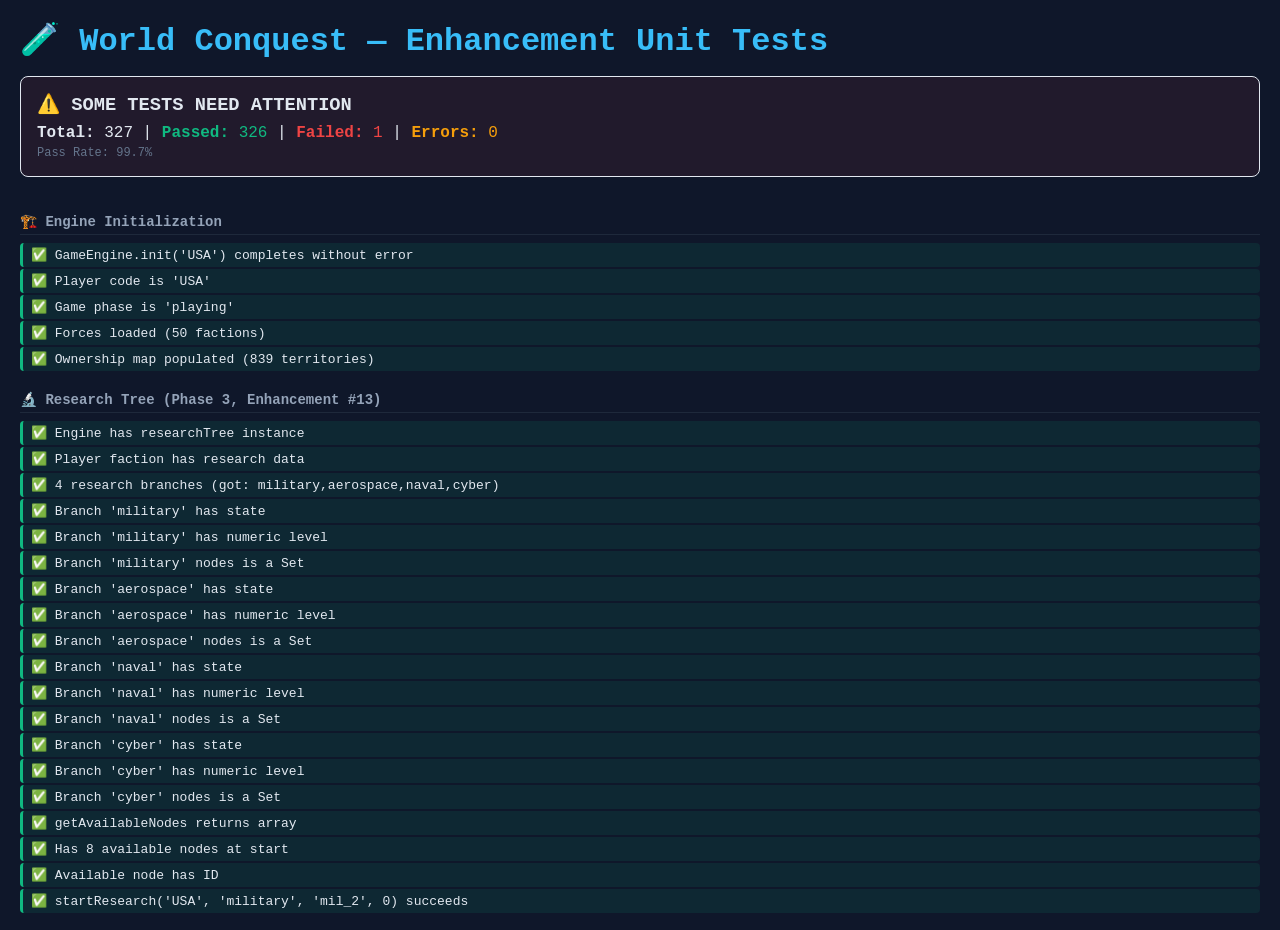
<file: tests/unit-tests.html>
<!DOCTYPE html>
<html lang="en">
<head>
  <meta charset="UTF-8" />
  <title>World Conquest — Unit Tests v2</title>
  <style>
    * { margin:0; padding:0; box-sizing:border-box; }
    body { font-family: 'Segoe UI', monospace; background:#0f172a; color:#e2e8f0; padding:20px; }
    h1 { color:#38bdf8; margin-bottom:16px; }
    h2 { color:#94a3b8; margin:20px 0 8px; border-bottom:1px solid #1e293b; padding-bottom:4px; font-size:14px; }
    .test { padding:4px 8px; margin:2px 0; border-radius:4px; font-size:13px; }
    .pass { background:rgba(16,185,129,0.1); border-left:3px solid #10b981; }
    .fail { background:rgba(239,68,68,0.1); border-left:3px solid #ef4444; }
    .error { background:rgba(245,158,11,0.1); border-left:3px solid #f59e0b; }
    .summary { margin-top:8px; margin-bottom:16px; padding:16px; border-radius:8px; }
    .summary h3 { margin-bottom:8px; }
    #results { max-height:80vh; overflow-y:auto; }
  </style>
</head>
<body>
  <h1>🧪 World Conquest — Enhancement Unit Tests</h1>
  <div class="summary" id="summary"></div>
  <div id="results"></div>

  <!-- Load game scripts in dependency order -->
  <script src="/js/data/territory-data.js"></script>
  <script src="/js/data/military-data.js"></script>
  <script src="/js/data/cities-data.js"></script>
  <script src="/js/core/game-config.js"></script>
  <script src="/js/systems/game-clock.js"></script>
  <script src="/js/systems/unit-designer.js"></script>
  <script src="/js/systems/research-tree.js"></script>
  <script src="/js/systems/economy-system.js"></script>
  <script src="/js/systems/geopolitics.js"></script>
  <script src="/js/systems/units.js"></script>
  <script src="/js/systems/battle-resolver.js"></script>
  <script src="/js/systems/game-engine.js"></script>

  <script>
    // ========== Test Framework ==========
    const results = { total:0, passed:0, failed:0, errors:0 };
    const container = document.getElementById("results");

    function assert(condition, testName, detail = "") {
      results.total++;
      const div = document.createElement("div");
      div.classList.add("test");
      if (condition) {
        results.passed++;
        div.classList.add("pass");
        div.textContent = `✅ ${testName}`;
      } else {
        results.failed++;
        div.classList.add("fail");
        div.textContent = `❌ ${testName}${detail ? " — " + detail : ""}`;
      }
      container.appendChild(div);
    }

    function assertEqual(actual, expected, testName) {
      assert(actual === expected, testName, `expected ${JSON.stringify(expected)}, got ${JSON.stringify(actual)}`);
    }

    function assertType(val, type, testName) {
      assert(typeof val === type, testName, `expected ${type}, got ${typeof val}`);
    }

    function assertExists(val, testName) {
      assert(val !== undefined && val !== null, testName, `value is ${val}`);
    }

    function assertArray(val, testName) {
      assert(Array.isArray(val), testName, `expected array, got ${typeof val}`);
    }

    function section(name) {
      const h2 = document.createElement("h2");
      h2.textContent = name;
      container.appendChild(h2);
    }

    function runSafe(fn, sectionName) {
      try {
        fn();
      } catch (err) {
        results.errors++;
        results.total++;
        const div = document.createElement("div");
        div.classList.add("test", "error");
        div.textContent = `⚠️ [${sectionName}] UNCAUGHT ERROR: ${err.message}`;
        container.appendChild(div);
        console.error(`[${sectionName}]`, err);
      }
    }

    // ========== Bootstrap Game Engine ==========
    let engine;
    runSafe(() => {
      section("🏗️ Engine Initialization");
      engine = new GameEngine();
      engine.init("USA");
      assert(true, "GameEngine.init('USA') completes without error");
      assertEqual(engine.playerCode, "USA", "Player code is 'USA'");
      assertEqual(engine.phase, "playing", "Game phase is 'playing'");
      assert(Object.keys(engine.forces).length > 10, `Forces loaded (${Object.keys(engine.forces).length} factions)`);
      assert(Object.keys(engine.ownership).length > 50, `Ownership map populated (${Object.keys(engine.ownership).length} territories)`);
    }, "Engine Init");

    if (!engine) {
      document.getElementById("summary").innerHTML = '<h3 style="color:#ef4444">❌ FATAL: Engine failed to initialize. Cannot run tests.</h3>';
      throw new Error("Engine init failed");
    }

    // ── Phase 3: Research Tree ──
    runSafe(() => {
      section("🔬 Research Tree (Phase 3, Enhancement #13)");

      assertExists(engine.researchTree, "Engine has researchTree instance");

      const playerRes = engine.researchTree.factionResearch?.["USA"];
      assertExists(playerRes, "Player faction has research data");

      const branches = Object.keys(playerRes || {});
      assertEqual(branches.length, 4, `4 research branches (got: ${branches.join(",")})`);

      // Each branch has level 0 or 1
      for (const branch of branches) {
        const state = playerRes[branch];
        assertExists(state, `Branch '${branch}' has state`);
        assertType(state.level, "number", `Branch '${branch}' has numeric level`);
        assert(state.nodes instanceof Set, `Branch '${branch}' nodes is a Set`);
      }

      // Available nodes
      const available = engine.researchTree.getAvailableNodes("USA");
      assertArray(available, "getAvailableNodes returns array");
      assert(available.length > 0, `Has ${available.length} available nodes at start`);

      // Start research on first available node
      if (available.length > 0) {
        const node = available[0];
        assertExists(node.id, "Available node has ID");
        const started = engine.researchTree.startResearch("USA", node.branch, node.id, 0);
        assert(started !== false && started !== null, `startResearch('USA', '${node.branch}', '${node.id}', 0) succeeds`);

        const active = engine.researchTree.activeResearch?.["USA"];
        assertExists(active, "Active research set for player");
      }

      // Process tick
      const completed = engine.researchTree.processTick(1000);
      assertArray(completed, "processTick returns array");

      // AI auto-research
      const aiCode = Object.keys(MILITARY_DATA).find(c => c !== "USA");
      if (aiCode) {
        engine.researchTree.autoResearch(aiCode, 0);
        assert(true, `AI autoResearch('${aiCode}') runs without error`);
      }
    }, "Research Tree");

    // ── Phase 4: Espionage ──
    runSafe(() => {
      section("🕵️ Espionage System (Phase 4, Enhancement #4)");

      assertType(engine.performEspionage, "function", "performEspionage method exists");

      const target = Object.keys(MILITARY_DATA).find(c => c !== "USA");
      assertExists(target, "Found a target faction for espionage");

      // Ensure sufficient budget
      const eco = engine.economySystem.getEconomy("USA");
      eco.budget = 500; // Set enough budget

      // Test steal_tech
      const result1 = engine.performEspionage(target, "steal_tech");
      assertExists(result1, "steal_tech returns result object (not null)");
      assertType(result1.success, "boolean", "Result has boolean 'success'");
      assertType(result1.message, "string", "Result has string 'message'");
      assertEqual(result1.operation, "steal_tech", "Result has correct operation");

      // Test sabotage
      eco.budget = 500;
      const result2 = engine.performEspionage(target, "sabotage");
      assertExists(result2, "sabotage returns result object");
      assertType(result2.success, "boolean", "Sabotage has boolean success");
      assertType(result2.message, "string", "Sabotage has string message");

      // Test rebellion
      eco.budget = 500;
      const result3 = engine.performEspionage(target, "rebellion");
      assertExists(result3, "rebellion returns result object");
      assertType(result3.success, "boolean", "Rebellion has boolean success");

      // Test invalid operation
      eco.budget = 500;
      const result4 = engine.performEspionage(target, "nonexistent_op");
      assertExists(result4, "Invalid operation returns result (not null)");
      assertEqual(result4.success, false, "Invalid operation returns success=false");
      assert(result4.message.includes("Unknown"), "Invalid op message mentions 'Unknown'");

      // Test insufficient budget
      eco.budget = 1;
      const result5 = engine.performEspionage(target, "steal_tech");
      assertExists(result5, "Insufficient budget returns result (not null)");
      assertEqual(result5.success, false, "Insufficient budget returns success=false");
      assert(result5.message.includes("budget") || result5.message.includes("Budget"),
        "Insufficient budget message mentions budget");

      // Restore budget
      eco.budget = 500;
    }, "Espionage");

    // ── Phase 4: Trade Routes ──
    runSafe(() => {
      section("📦 Trade Routes (Phase 4, Enhancement #14)");

      assertType(engine.getTradeRoutes, "function", "getTradeRoutes method exists");

      const routes = engine.getTradeRoutes("USA");
      assertArray(routes, "getTradeRoutes returns array");

      if (routes.length > 0) {
        const route = routes[0];
        assertExists(route.from, "Route has 'from' property");
        assertExists(route.to, "Route has 'to' property");
        assertType(route.volume, "number", "Route has numeric volume");
        assert(route.volume > 0, `Route volume is positive (${route.volume})`);
      }
      assert(routes.length <= 10, `Routes capped at 10 (got ${routes.length})`);
    }, "Trade Routes");

    // ── Phase 4: Economic History ──
    runSafe(() => {
      section("📈 Economic History (Phase 4, Enhancement #15)");

      assertType(engine._recordEconomicSnapshot, "function", "_recordEconomicSnapshot exists");
      assertType(engine.getEconomicHistory, "function", "getEconomicHistory exists");

      // Record snapshots
      engine._recordEconomicSnapshot();
      engine._recordEconomicSnapshot();

      const history = engine.getEconomicHistory("USA");
      assertArray(history, "getEconomicHistory returns array");
      assert(history.length >= 1, `History has ${history.length} entries`);

      if (history.length > 0) {
        assertType(history[0].gdp, "number", "Snapshot has numeric GDP");
        assertType(history[0].budget, "number", "Snapshot has numeric budget");
        assertType(history[0].stability, "number", "Snapshot has numeric stability");
      }

      // Unknown faction returns empty array
      const unknown = engine.getEconomicHistory("ZZZZ");
      assertArray(unknown, "Unknown faction history returns array");
      assertEqual(unknown.length, 0, "Unknown faction history is empty");
    }, "Economic History");

    // ── Phase 4: Resource Market ──
    runSafe(() => {
      section("🏪 Resource Market (Phase 4, Enhancement #16)");

      assertType(engine.getResourceMarket, "function", "getResourceMarket exists");
      assertType(engine.fluctuateMarket, "function", "fluctuateMarket exists");
      assertType(engine.buyResource, "function", "buyResource exists");
      assertType(engine.sellResource, "function", "sellResource exists");

      const market = engine.getResourceMarket();
      assertType(market, "object", "Market is an object");

      const resources = ["oil", "steel", "tech", "food", "rare_earth"];
      for (const res of resources) {
        assertExists(market[res], `Market has '${res}'`);
        assertType(market[res].price, "number", `${res} price is numeric`);
        assert(market[res].price > 0, `${res} price > 0 ($${market[res].price})`);
        assertType(market[res].supply, "number", `${res} supply is numeric`);
        assertType(market[res].trend, "number", `${res} trend is numeric`);
      }

      // Fluctuate
      engine.fluctuateMarket();
      assert(true, "fluctuateMarket runs without error");

      // Buy
      const eco = engine.economySystem.getEconomy("USA");
      eco.budget = 1000;
      const buyResult = engine.buyResource("oil", 10);
      assertExists(buyResult, "buyResource returns result");

      // Sell
      const sellResult = engine.sellResource("oil", 5);
      assertExists(sellResult, "sellResource returns result");

      // Buy invalid resource
      const badBuy = engine.buyResource("unobtanium", 10);
      assert(!badBuy?.success || badBuy === null || badBuy === undefined,
        "Invalid resource buy handled gracefully");
    }, "Resource Market");

    // ── Phase 4: World Council ──
    runSafe(() => {
      section("🏛️ World Council (Phase 4, Enhancement #17)");

      assertType(engine.proposeResolution, "function", "proposeResolution exists");
      assertType(engine.getWorldCouncilResolutions, "function", "getWorldCouncilResolutions exists");

      const target = Object.keys(MILITARY_DATA).find(c => c !== "USA");

      const res1 = engine.proposeResolution("sanctions", target);
      assertExists(res1, "sanctions resolution returns result");
      assertType(res1.type, "string", "Resolution has type");
      assertType(res1.passed, "boolean", "Resolution has passed boolean");
      assert(res1.votesFor >= 0, `votesFor ≥ 0 (${res1.votesFor})`);
      assert(res1.votesAgainst >= 0, `votesAgainst ≥ 0 (${res1.votesAgainst})`);

      // Different types
      const res2 = engine.proposeResolution("ceasefire", target);
      assertExists(res2, "ceasefire resolution returns result");

      const res3 = engine.proposeResolution("arms_embargo", target);
      assertExists(res3, "arms_embargo resolution returns result");

      // Get stored resolutions
      const all = engine.getWorldCouncilResolutions();
      assertArray(all, "getWorldCouncilResolutions returns array");
      assert(all.length >= 3, `At least 3 stored resolutions (${all.length})`);
    }, "World Council");

    // ── Phase 4: Diplomatic Map ──
    runSafe(() => {
      section("🗺️ Diplomatic Map Overlay (Phase 4, Enhancement #18)");

      assertType(engine.getDiplomaticMapData, "function", "getDiplomaticMapData exists");

      const dipData = engine.getDiplomaticMapData();
      assertType(dipData, "object", "Returns object");

      assertExists(dipData["USA"], "Player (USA) exists in data");
      assertEqual(dipData["USA"]?.status, "player", "USA has status 'player'");

      // Validate all statuses
      const validStatuses = ["player", "allied", "neutral", "enemy"];
      let invalidCount = 0;
      for (const [code, info] of Object.entries(dipData)) {
        if (!validStatuses.includes(info.status)) invalidCount++;
      }
      assertEqual(invalidCount, 0, "All factions have valid statuses");

      assert(Object.keys(dipData).length > 10, `${Object.keys(dipData).length} factions in diplomatic data`);
    }, "Diplomatic Map");

    // ── Phase 4: Peace Treaty ──
    runSafe(() => {
      section("🕊️ Peace Treaty (Phase 4, Enhancement #19)");

      assertType(engine.proposePeaceTreaty, "function", "proposePeaceTreaty exists");

      // Ensure we're at war with someone
      const target = Object.keys(MILITARY_DATA).find(c => c !== "USA");
      if (!engine.geo.isAtWar("USA", target)) {
        engine.geo.declareWar("USA", target);
      }
      assert(engine.geo.isAtWar("USA", target), `At war with ${target}`);

      // Propose with minimal terms
      const result1 = engine.proposePeaceTreaty(target, { territory:[], reparations:0, dmz:false });
      assertExists(result1, "Treaty returns result (not null)");
      assertType(result1.accepted, "boolean", "Result has boolean 'accepted'");
      assertType(result1.message, "string", "Result has string 'message'");
      assertExists(result1.terms, "Result has terms object");

      // Propose with harsh terms
      const result2 = engine.proposePeaceTreaty(target, { territory:[], reparations:200, dmz:true });
      assertExists(result2, "Harsh terms return result");
      assertType(result2.accepted, "boolean", "Harsh result has accepted");

      // Propose peace with non-war target
      const neutral = Object.keys(MILITARY_DATA).find(c => c !== "USA" && !engine.geo.isAtWar("USA", c));
      if (neutral) {
        const result3 = engine.proposePeaceTreaty(neutral, { territory:[], reparations:0, dmz:false });
        assertExists(result3, "Non-war treaty returns result (not null)");
        assertEqual(result3.accepted, false, "Non-war treaty is not accepted");
      }
    }, "Peace Treaty");

    // ── Phase 5: Save/Load ──
    runSafe(() => {
      section("💾 Save / Load Game (Phase 5, Enhancement #20)");

      assertType(engine.saveGame, "function", "saveGame exists");
      assertType(engine.loadGame, "function", "loadGame exists");
      assertType(engine.getSaveSlots, "function", "getSaveSlots exists");
      assertType(engine.autoSave, "function", "autoSave exists");

      // Save to slot 0
      const saved = engine.saveGame(0);
      assertEqual(saved, true, "saveGame(0) returns true");

      // Verify localStorage
      const raw = localStorage.getItem("world_conquest_save_0");
      assert(raw !== null, "Slot 0 exists in localStorage");

      if (raw) {
        const data = JSON.parse(raw);
        assertEqual(data.version, 2, "Save version is 2");
        assertEqual(data.playerCode, "USA", "Saved playerCode is USA");
        assertExists(data.ownership, "Save has ownership");
        assertExists(data.forces, "Save has forces");
        assertArray(data.alliances, "Save has alliances array");
        assertArray(data.log, "Save has log array");
        assertExists(data.researchFactions, "Save has research data");
        assertExists(data.dateString, "Save has dateString");
        assertType(data.timestamp, "number", "Save has numeric timestamp");
      }

      // Get save slots
      const slots = engine.getSaveSlots();
      assertArray(slots, "getSaveSlots returns array");
      assertEqual(slots.length, 4, "4 save slots");
      assert(slots[0].hasData, "Slot 0 has data");
      assertEqual(slots[0].label, "Slot 1", "Slot 0 labeled 'Slot 1'");
      assertEqual(slots[3].label, "Autosave", "Slot 3 labeled 'Autosave'");

      // Load from slot 0
      const loaded = engine.loadGame(0);
      assertEqual(loaded, true, "loadGame(0) returns true");
      assertEqual(engine.playerCode, "USA", "Player code restored");

      // Load from empty slot
      localStorage.removeItem("world_conquest_save_2");
      const emptyLoad = engine.loadGame(2);
      assertEqual(emptyLoad, false, "Empty slot load returns false");

      // Auto-save
      engine.autoSave();
      assert(localStorage.getItem("world_conquest_save_3") !== null, "Autosave writes to slot 3");

      // Corrupted save
      localStorage.setItem("world_conquest_save_2", "{bad json}");
      const corruptLoad = engine.loadGame(2);
      assertEqual(corruptLoad, false, "Corrupted save load returns false");

      // Clean up
      for (let i = 0; i < 4; i++) localStorage.removeItem(`world_conquest_save_${i}`);
    }, "Save/Load");

    // ── Phase 2: Naval Invasions ──
    runSafe(() => {
      section("⚓ Naval Invasions (Phase 2, Enhancement #3)");

      assertType(engine.canNavalInvade, "function", "canNavalInvade exists");
      assertType(engine.canAttack, "function", "canAttack exists");

      // canNavalInvade returns boolean
      const invaded = engine.canNavalInvade("USA", "JPN");
      assertType(invaded, "boolean", "canNavalInvade returns boolean");
    }, "Naval Invasions");

    // ── Phase 2: Campaigns ──
    runSafe(() => {
      section("🗺️ Multi-Territory Campaigns (Phase 2, Enhancement #2)");

      assertType(engine.planCampaign, "function", "planCampaign exists");
      assertType(engine.executeCampaign, "function", "executeCampaign exists");

      // planCampaign needs territory IDs, not country codes
      // Find a player territory and an enemy territory
      const playerTerritories = Object.entries(engine.ownership)
        .filter(([tid, owner]) => owner === "USA")
        .map(([tid]) => tid);
      const enemyTerritories = Object.entries(engine.ownership)
        .filter(([tid, owner]) => owner !== "USA")
        .map(([tid]) => tid);

      assert(playerTerritories.length > 0, `Player has ${playerTerritories.length} territories`);
      assert(enemyTerritories.length > 0, `Enemy has ${enemyTerritories.length} territories`);

      if (playerTerritories.length > 0 && enemyTerritories.length > 0) {
        const plan = engine.planCampaign(playerTerritories[0], enemyTerritories[0]);
        // planCampaign returns array OR null (if no path found)
        assert(plan === null || Array.isArray(plan),
          `planCampaign returns array or null (got ${typeof plan})`);
      }
    }, "Campaigns");

    // ── Phase 2: Alliance Co-belligerence ──
    runSafe(() => {
      section("🤝 Alliance Co-Belligerence (Phase 2, Enhancement #5)");

      assertType(engine.processAllianceCoBelligerence, "function", "processAllianceCoBelligerence exists");
      engine.processAllianceCoBelligerence("USA", "CHN");
      assert(true, "processAllianceCoBelligerence runs without crash");
    }, "Alliance Co-Belligerence");

    // ── Edge Cases ──
    runSafe(() => {
      section("🔒 Edge Cases & Error Handling");

      // Espionage with zero budget
      const eco = engine.economySystem.getEconomy("USA");
      const origBudget = eco.budget;
      eco.budget = 0;
      const target = Object.keys(MILITARY_DATA).find(c => c !== "USA");
      const zeroResult = engine.performEspionage(target, "steal_tech");
      assertExists(zeroResult, "Espionage with $0 budget returns object (not null)");
      assertEqual(zeroResult.success, false, "Zero-budget espionage fails");
      eco.budget = origBudget;

      // getEconomicHistory for unknown faction
      const unknownHist = engine.getEconomicHistory("ZZZZ");
      assertArray(unknownHist, "Unknown faction history returns array");
      assertEqual(unknownHist.length, 0, "Unknown faction history is empty");

      // Save/load with corrupted data
      localStorage.setItem("world_conquest_save_2", "{{bad}}");
      const corruptLoad = engine.loadGame(2);
      assertEqual(corruptLoad, false, "Corrupted save handled gracefully");
      localStorage.removeItem("world_conquest_save_2");

      // Load from non-existent slot
      localStorage.removeItem("world_conquest_save_1");
      const missingLoad = engine.loadGame(1);
      assertEqual(missingLoad, false, "Missing slot load returns false");
    }, "Edge Cases");

    // ── Battle Resolver: Class Basics ──
    runSafe(() => {
      section("⚔️ BattleResolver — Class Basics");

      // Instantiation
      const br = new BattleResolver();
      assertExists(br, "BattleResolver instantiates without error");
      assertType(br.resolve, "function", "resolve method exists");
      assertType(br.chooseAICommand, "function", "chooseAICommand method exists");
      assertType(BattleResolver.getTerrainForLocation, "function", "getTerrainForLocation static exists");

      // BATTLE_COMMANDS constant
      assertExists(BATTLE_COMMANDS, "BATTLE_COMMANDS constant exists");
      const expectedCmds = ["full_assault", "defensive_hold", "flanking", "retreat", "bombardment"];
      for (const key of expectedCmds) {
        assertExists(BATTLE_COMMANDS[key], `Command '${key}' exists`);
        assertType(BATTLE_COMMANDS[key].attackMod, "number", `${key} has numeric attackMod`);
        assertType(BATTLE_COMMANDS[key].defenseMod, "number", `${key} has numeric defenseMod`);
        assertType(BATTLE_COMMANDS[key].moraleCost, "number", `${key} has numeric moraleCost`);
        assertExists(BATTLE_COMMANDS[key].name, `${key} has a name`);
      }

      // TERRAIN_TYPES constant
      assertExists(TERRAIN_TYPES, "TERRAIN_TYPES constant exists");
      const expectedTerrains = ["plains", "urban", "forest", "desert", "mountain", "coastal", "arctic"];
      for (const key of expectedTerrains) {
        assertExists(TERRAIN_TYPES[key], `Terrain '${key}' exists`);
        assertType(TERRAIN_TYPES[key].defenseBonus, "number", `${key} has numeric defenseBonus`);
      }

      // Morale constants
      assertType(MORALE_ROUT_THRESHOLD, "number", "MORALE_ROUT_THRESHOLD is numeric");
      assertType(MORALE_SHAKEN_THRESHOLD, "number", "MORALE_SHAKEN_THRESHOLD is numeric");
      assert(MORALE_ROUT_THRESHOLD < MORALE_SHAKEN_THRESHOLD, "Rout threshold < Shaken threshold");
    }, "BattleResolver Basics");

    // ── Battle Resolver: resolve() Method ──
    runSafe(() => {
      section("⚔️ BattleResolver — resolve() Core");

      const br = new BattleResolver();

      // Create test units with known compositions
      const attackerUnit = {
        composition: { troops: 5000, tanks: 200, artillery: 80, aircraft: 40, fighters: 15, helicopters: 10 }
      };
      const defenderUnit = {
        composition: { troops: 3000, tanks: 100, artillery: 50, aircraft: 20, fighters: 5, helicopters: 5 }
      };

      // Test resolve with full_assault vs defensive_hold on plains
      const result = br.resolve(attackerUnit, defenderUnit, "full_assault", "defensive_hold", "plains", null);
      assertExists(result, "resolve() returns a result object");
      assertType(result.attackerWins, "boolean", "Result has boolean attackerWins");
      assertExists(result.phases, "Result has phases array");
      assertArray(result.phases, "phases is an array");
      assert(result.phases.length >= 2, `At least 2 phases (got ${result.phases.length})`);
      assertType(result.attackerMorale, "number", "attackerMorale is numeric");
      assertType(result.defenderMorale, "number", "defenderMorale is numeric");
      assert(result.attackerMorale >= 0 && result.attackerMorale <= 100, `attackerMorale in [0,100] (${result.attackerMorale})`);
      assert(result.defenderMorale >= 0 && result.defenderMorale <= 100, `defenderMorale in [0,100] (${result.defenderMorale})`);
      assertType(result.attackerLossPct, "number", "attackerLossPct is numeric");
      assertType(result.defenderLossPct, "number", "defenderLossPct is numeric");
      assert(result.attackerLossPct >= 0 && result.attackerLossPct <= 100, `attackerLossPct in [0,100] (${result.attackerLossPct})`);
      assert(result.defenderLossPct >= 0 && result.defenderLossPct <= 100, `defenderLossPct in [0,100] (${result.defenderLossPct})`);
      assertType(result.attackerRouted, "boolean", "attackerRouted is boolean");
      assertType(result.defenderRouted, "boolean", "defenderRouted is boolean");
      assertExists(result.terrain, "Result has terrain object");
      assertExists(result.attackerCommand, "Result has attackerCommand object");
      assertExists(result.defenderCommand, "Result has defenderCommand object");

      // Phase structure
      for (const phase of result.phases) {
        assertExists(phase.name, `Phase has name: ${phase.name}`);
        assertType(phase.attackerAdvantage, "boolean", `Phase '${phase.name}' has boolean attackerAdvantage`);
        assertType(phase.attackerMoraleLoss, "number", `Phase '${phase.name}' has numeric attackerMoraleLoss`);
        assertType(phase.defenderMoraleLoss, "number", `Phase '${phase.name}' has numeric defenderMoraleLoss`);
        assertType(phase.attackerCasualties, "number", `Phase '${phase.name}' has numeric attackerCasualties`);
        assertType(phase.defenderCasualties, "number", `Phase '${phase.name}' has numeric defenderCasualties`);
        assertExists(phase.summary, `Phase '${phase.name}' has summary`);
      }

      // Test that phases include Air Superiority and Bombardment at minimum
      const phaseNames = result.phases.map(p => p.name);
      assert(phaseNames.includes("Air Superiority"), "Phases include Air Superiority");
      assert(phaseNames.includes("Bombardment"), "Phases include Bombardment");
      // full_assault should include Ground Assault (not bombardment-only, not retreat)
      assert(phaseNames.includes("Ground Assault"), "Full Assault includes Ground Assault phase");
    }, "BattleResolver resolve()");

    // ── Battle Resolver: Command Variants ──
    runSafe(() => {
      section("⚔️ BattleResolver — Command Variants");

      const br = new BattleResolver();

      const makeUnit = (troops, tanks) => ({
        composition: { troops, tanks, artillery: 20, aircraft: 10, fighters: 5 }
      });

      // Test each command type runs without error and returns valid result
      const commands = ["full_assault", "defensive_hold", "flanking", "retreat", "bombardment"];
      for (const cmd of commands) {
        const a = makeUnit(3000, 100);
        const d = makeUnit(2000, 80);
        const res = br.resolve(a, d, cmd, "defensive_hold", "plains", null);
        assertExists(res, `resolve() with '${cmd}' returns result`);
        assertType(res.attackerWins, "boolean", `'${cmd}' result has attackerWins`);
        assert(res.phases.length >= 2, `'${cmd}' has ≥ 2 phases (got ${res.phases.length})`);
      }

      // Retreat command: attacker should NOT win (autoRetreat = true)
      const retreatAtk = makeUnit(10000, 500);
      const retreatDef = makeUnit(100, 5);
      const retreatResult = br.resolve(retreatAtk, retreatDef, "retreat", "defensive_hold", "plains", null);
      assertEqual(retreatResult.attackerWins, false, "Retreat command: attacker does not win (cedes ground)");

      // Bombardment-only command: should exclude Ground Assault phase
      const bombAtk = makeUnit(1000, 50);
      const bombDef = makeUnit(800, 40);
      const bombResult = br.resolve(bombAtk, bombDef, "bombardment", "defensive_hold", "plains", null);
      const bombPhaseNames = bombResult.phases.map(p => p.name);
      assert(!bombPhaseNames.includes("Ground Assault"), "Bombardment-only excludes Ground Assault phase");
    }, "BattleResolver Commands");

    // ── Battle Resolver: Terrain & AI ──
    runSafe(() => {
      section("⚔️ BattleResolver — Terrain Detection & AI");

      // getTerrainForLocation
      const arcticTerrain = BattleResolver.getTerrainForLocation(70, 30);
      assertEqual(arcticTerrain, "arctic", "Lat 70° → arctic");

      const desertTerrain = BattleResolver.getTerrainForLocation(25, 30);
      assertEqual(desertTerrain, "desert", "Lat 25° Lng 30° → desert");

      const plainsTerrain = BattleResolver.getTerrainForLocation(35, -90);
      assertEqual(plainsTerrain, "plains", "US heartland coords → plains");

      const forestTerrain = BattleResolver.getTerrainForLocation(55, 60);
      assertEqual(forestTerrain, "forest", "Siberian coords → forest");

      // Mountain detection (Himalayas: ~30N, ~80E)
      const mountainTerrain = BattleResolver.getTerrainForLocation(30, 80);
      assertEqual(mountainTerrain, "mountain", "Himalayan coords → mountain");

      // AI command selection
      const br = new BattleResolver();

      // Much stronger defender → full_assault
      const strongDef = { composition: { troops: 10000, tanks: 500, artillery: 200 } };
      const weakAtk = { composition: { troops: 500, tanks: 10, artillery: 5 } };
      const aiCmd1 = br.chooseAICommand(strongDef, weakAtk);
      assertEqual(aiCmd1, "full_assault", "Much stronger defender chooses full_assault");

      // Even forces → defensive_hold
      const evenA = { composition: { troops: 3000, tanks: 100 } };
      const evenD = { composition: { troops: 3500, tanks: 110 } };
      const aiCmd2 = br.chooseAICommand(evenD, evenA);
      assertEqual(aiCmd2, "defensive_hold", "Evenly matched defender chooses defensive_hold");

      // Much weaker defender → retreat
      const tinyDef = { composition: { troops: 100, tanks: 2 } };
      const hugeAtk = { composition: { troops: 20000, tanks: 800, artillery: 300 } };
      const aiCmd3 = br.chooseAICommand(tinyDef, hugeAtk);
      assertEqual(aiCmd3, "retreat", "Much weaker defender chooses retreat");
    }, "BattleResolver Terrain & AI");

    // ── Battle Resolver: Coastal (Naval) Phase ──
    runSafe(() => {
      section("⚔️ BattleResolver — Naval Phase & Coastal Terrain");

      const br = new BattleResolver();

      // On coastal terrain, the naval phase should be included
      const navalAtk = {
        composition: { troops: 2000, tanks: 50, artillery: 20, aircraft: 10, naval: 30 }
      };
      const navalDef = {
        composition: { troops: 1500, tanks: 40, artillery: 15, aircraft: 5, naval: 10 }
      };

      const coastalResult = br.resolve(navalAtk, navalDef, "full_assault", "defensive_hold", "coastal", null);
      const coastPhaseNames = coastalResult.phases.map(p => p.name);
      assert(coastPhaseNames.includes("Naval Support"), "Coastal terrain includes Naval Support phase");

      // On plains (no navalBonus), naval phase should NOT appear
      const plainsResult = br.resolve(
        { composition: { troops: 2000, tanks: 50, naval: 30 } },
        { composition: { troops: 1500, tanks: 40, naval: 10 } },
        "full_assault", "defensive_hold", "plains", null
      );
      const plainsPhaseNames = plainsResult.phases.map(p => p.name);
      assert(!plainsPhaseNames.includes("Naval Support"), "Plains terrain excludes Naval Support phase");
    }, "BattleResolver Naval Phase");

    // ── Engine Attack Flow ──
    runSafe(() => {
      section("⚔️ Engine Attack Flow (Integration)");

      // engine.battleResolver should exist
      assertExists(engine.battleResolver, "Engine has battleResolver instance");
      assert(engine.battleResolver instanceof BattleResolver, "battleResolver is BattleResolver");

      // canAttack: own territory should return false
      const playerTerritories = engine.getPlayerTerritories();
      assert(playerTerritories.length > 0, `Player has territories (${playerTerritories.length})`);
      const ownTerritory = playerTerritories[0];
      assertEqual(engine.canAttack(ownTerritory), false, "canAttack returns false for own territory");

      // canAttack: non-existent territory
      assertEqual(engine.canAttack("NONEXISTENT_TERRITORY_XYZ"), false, "canAttack returns false for non-existent territory");

      // Find an attackable enemy territory
      let attackableTarget = null;
      for (const [tid, owner] of Object.entries(engine.ownership)) {
        if (owner !== engine.playerCode && engine.canAttack(tid)) {
          attackableTarget = tid;
          break;
        }
      }

      if (attackableTarget) {
        assert(true, `Found attackable target: ${attackableTarget}`);

        // Store defender's ownership
        const originalDefender = engine.ownership[attackableTarget];
        assertExists(originalDefender, "Target has a defender owner");

        // Execute attack
        const battleResult = engine.attack(attackableTarget, "full_assault");
        assertExists(battleResult, "engine.attack() returns a result");
        assertType(battleResult.attackerWins, "boolean", "Battle result has attackerWins");
        assertExists(battleResult.attacker, "Result has attacker field");
        assertExists(battleResult.defender, "Result has defender field");
        assertEqual(battleResult.attacker, engine.playerCode, "Attacker is player");
        assertEqual(battleResult.defender, originalDefender, "Defender matches original owner");
        assertExists(battleResult.target, "Result has target field");
        assertExists(battleResult.losses, "Result has losses object");
        assertType(battleResult.losses.attackerPercent, "number", "losses.attackerPercent is numeric");
        assertType(battleResult.losses.defenderPercent, "number", "losses.defenderPercent is numeric");
        assertExists(battleResult.attackerName, "Result has attackerName");
        assertExists(battleResult.defenderName, "Result has defenderName");

        // Ownership should match result
        if (battleResult.attackerWins) {
          assertEqual(engine.ownership[attackableTarget], engine.playerCode, "Victory: territory ownership transferred to player");
        } else {
          assertEqual(engine.ownership[attackableTarget], originalDefender, "Defeat: territory remains with defender");
        }

        // Resume speed
        engine.resumeAfterBattle();
      } else {
        assert(true, "No directly attackable territory found (island nation?) — skipping integration");
      }

      // attack on own territory should return null
      const nullResult = engine.attack(playerTerritories[0], "full_assault");
      assertEqual(nullResult, null, "attack() on own territory returns null");

      // attack on non-existent territory
      const nullResult2 = engine.attack("NONEXISTENT_TERRITORY_XYZ", "full_assault");
      assertEqual(nullResult2, null, "attack() on non-existent territory returns null");
    }, "Engine Attack Flow");

    // ── Battle Resolver: Losses & Edge Cases ──
    runSafe(() => {
      section("⚔️ BattleResolver — Losses & Edge Cases");

      const br = new BattleResolver();

      // Units with zero air power — air phase should still run with minimal casualties
      const noAirAtk = { composition: { troops: 5000, tanks: 200, artillery: 80 } };
      const noAirDef = { composition: { troops: 3000, tanks: 100, artillery: 50 } };
      const noAirResult = br.resolve(noAirAtk, noAirDef, "full_assault", "defensive_hold", "plains", null);
      assertExists(noAirResult, "Resolve works with zero aircraft on both sides");
      const airPhase = noAirResult.phases.find(p => p.name === "Air Superiority");
      assertExists(airPhase, "Air phase still exists even with 0 aircraft");
      // When both have 0 air power, casualties should be 0
      assertEqual(airPhase.attackerCasualties, 0, "Zero air power → 0 attacker air casualties");
      assertEqual(airPhase.defenderCasualties, 0, "Zero air power → 0 defender air casualties");

      // Minimum units — resolver should not crash
      const minAtk = { composition: { troops: 1 } };
      const minDef = { composition: { troops: 1 } };
      const minResult = br.resolve(minAtk, minDef, "full_assault", "defensive_hold", "plains", null);
      assertExists(minResult, "Resolve works with minimal units (1 troop each)");
      assertType(minResult.attackerWins, "boolean", "Minimal units still returns attackerWins");

      // Losses are capped — _calcTotalLoss should cap at 85% and floor at 5%
      assert(minResult.attackerLossPct >= 5, `Attacker loss ≥ 5% (got ${minResult.attackerLossPct})`);
      assert(minResult.attackerLossPct <= 85, `Attacker loss ≤ 85% (got ${minResult.attackerLossPct})`);
      assert(minResult.defenderLossPct >= 5, `Defender loss ≥ 5% (got ${minResult.defenderLossPct})`);
      assert(minResult.defenderLossPct <= 85, `Defender loss ≤ 85% (got ${minResult.defenderLossPct})`);

      // Verify _applyLossesToUnit doesn't reduce below 1
      const testUnit = { composition: { troops: 10, tanks: 5 } };
      br._applyLossesToUnit(testUnit, 0.99);
      assert(testUnit.composition.troops >= 1, `Troops don't go below 1 after 99% loss (${testUnit.composition.troops})`);
      assert(testUnit.composition.tanks >= 1, `Tanks don't go below 1 after 99% loss (${testUnit.composition.tanks})`);

      // All terrain types: resolve should work on every terrain
      const terrains = ["plains", "urban", "forest", "desert", "mountain", "coastal", "arctic"];
      for (const t of terrains) {
        const tAtk = { composition: { troops: 2000, tanks: 50, aircraft: 10, naval: 5 } };
        const tDef = { composition: { troops: 1500, tanks: 30, aircraft: 5, naval: 3 } };
        const tResult = br.resolve(tAtk, tDef, "full_assault", "defensive_hold", t, null);
        assertExists(tResult, `Resolve works on '${t}' terrain`);
        assertType(tResult.attackerWins, "boolean", `'${t}' terrain returns valid result`);
      }
    }, "BattleResolver Edge Cases");

    // ========== Summary ==========
    const summaryDiv = document.getElementById("summary");
    const allPassed = results.failed === 0 && results.errors === 0;
    summaryDiv.innerHTML = `
      <h3>${allPassed ? "✅ ALL TESTS PASSED" : "⚠️ SOME TESTS NEED ATTENTION"}</h3>
      <p><strong>Total:</strong> ${results.total} | 
         <span style="color:#10b981"><strong>Passed:</strong> ${results.passed}</span> | 
         <span style="color:#ef4444"><strong>Failed:</strong> ${results.failed}</span> | 
         <span style="color:#f59e0b"><strong>Errors:</strong> ${results.errors}</span></p>
      <p style="font-size:12px;color:#64748b;margin-top:4px">Pass Rate: ${((results.passed / results.total) * 100).toFixed(1)}%</p>
    `;
    summaryDiv.style.borderColor = allPassed ? "rgba(16,185,129,0.5)" : "rgba(239,68,68,0.5)";
    summaryDiv.style.background = allPassed ? "rgba(16,185,129,0.08)" : "rgba(239,68,68,0.08)";
    summaryDiv.style.border = "1px solid";
    summaryDiv.style.borderRadius = "8px";

    console.log(`\n===== TEST RESULTS =====`);
    console.log(`Total: ${results.total} | Passed: ${results.passed} | Failed: ${results.failed} | Errors: ${results.errors}`);
    console.log(`Pass Rate: ${((results.passed / results.total) * 100).toFixed(1)}%`);
    console.log(`========================\n`);
  </script>
</body>
</html>
</file>
